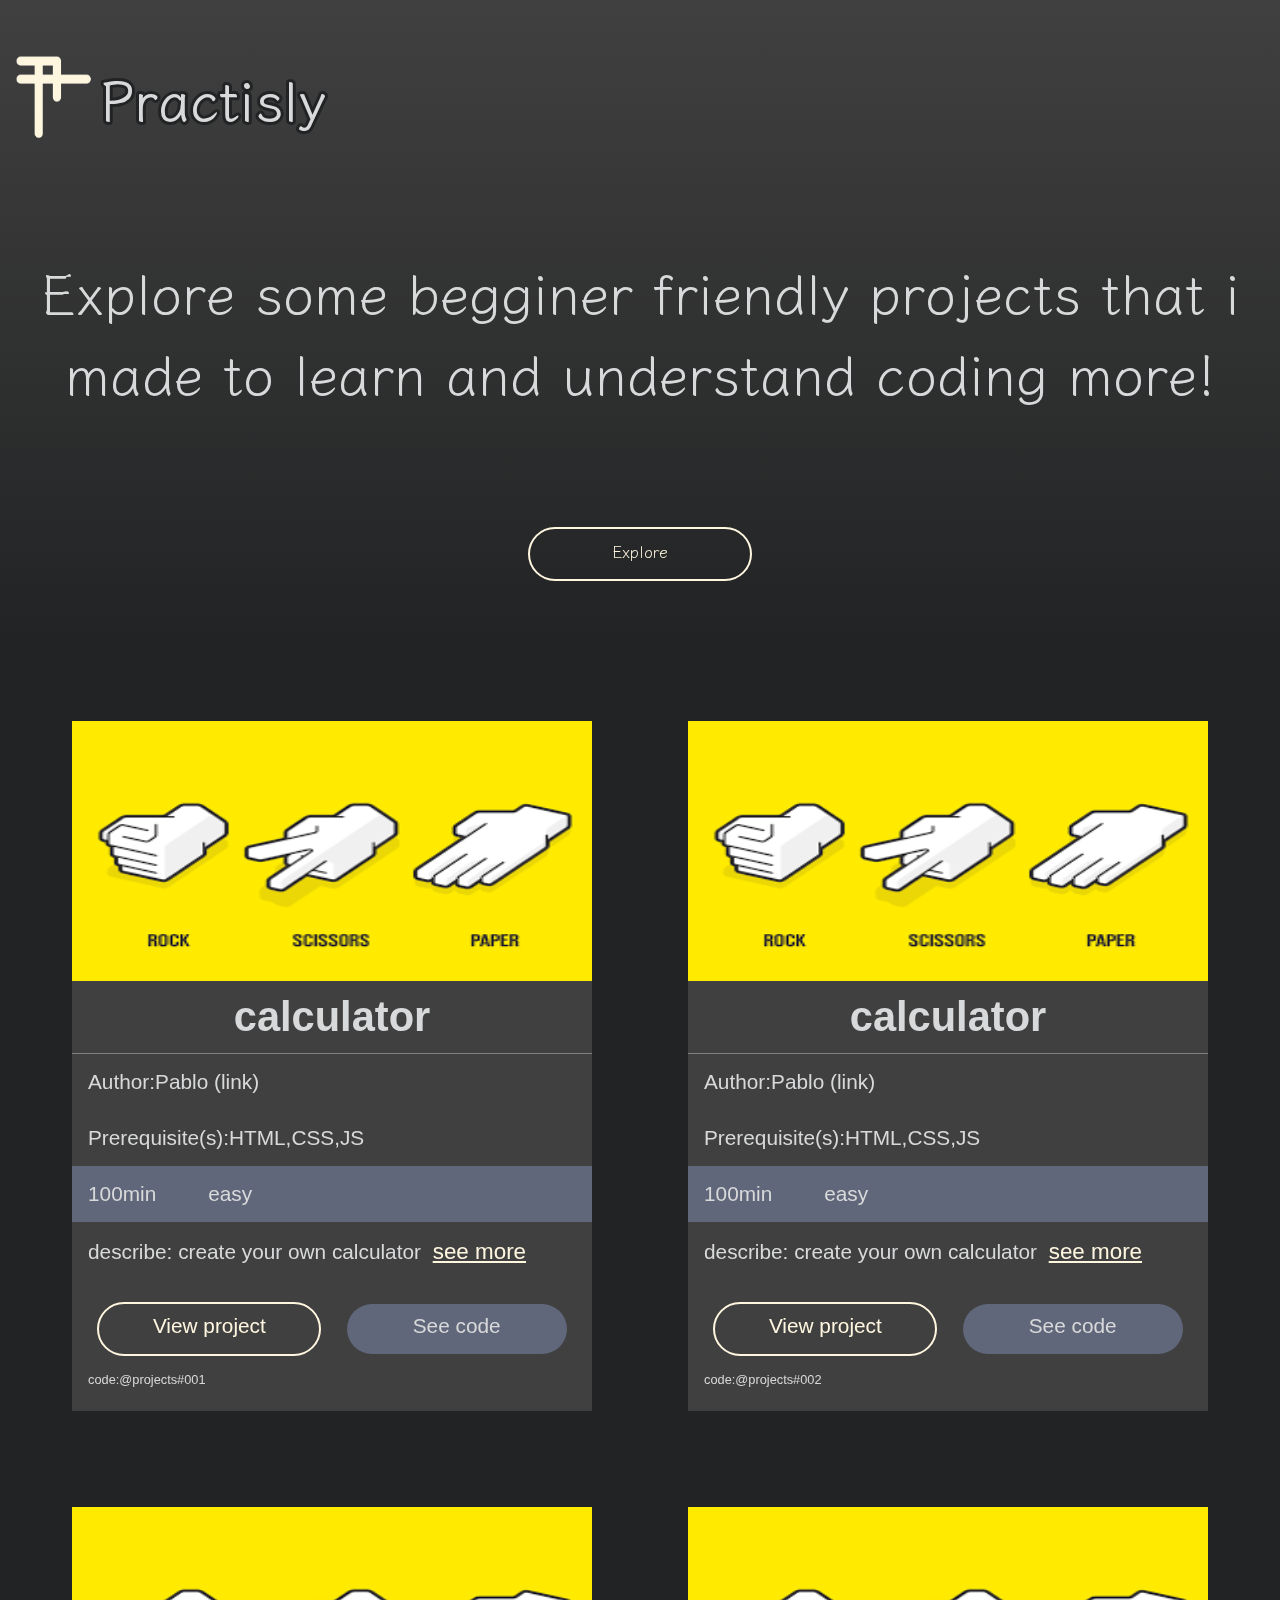
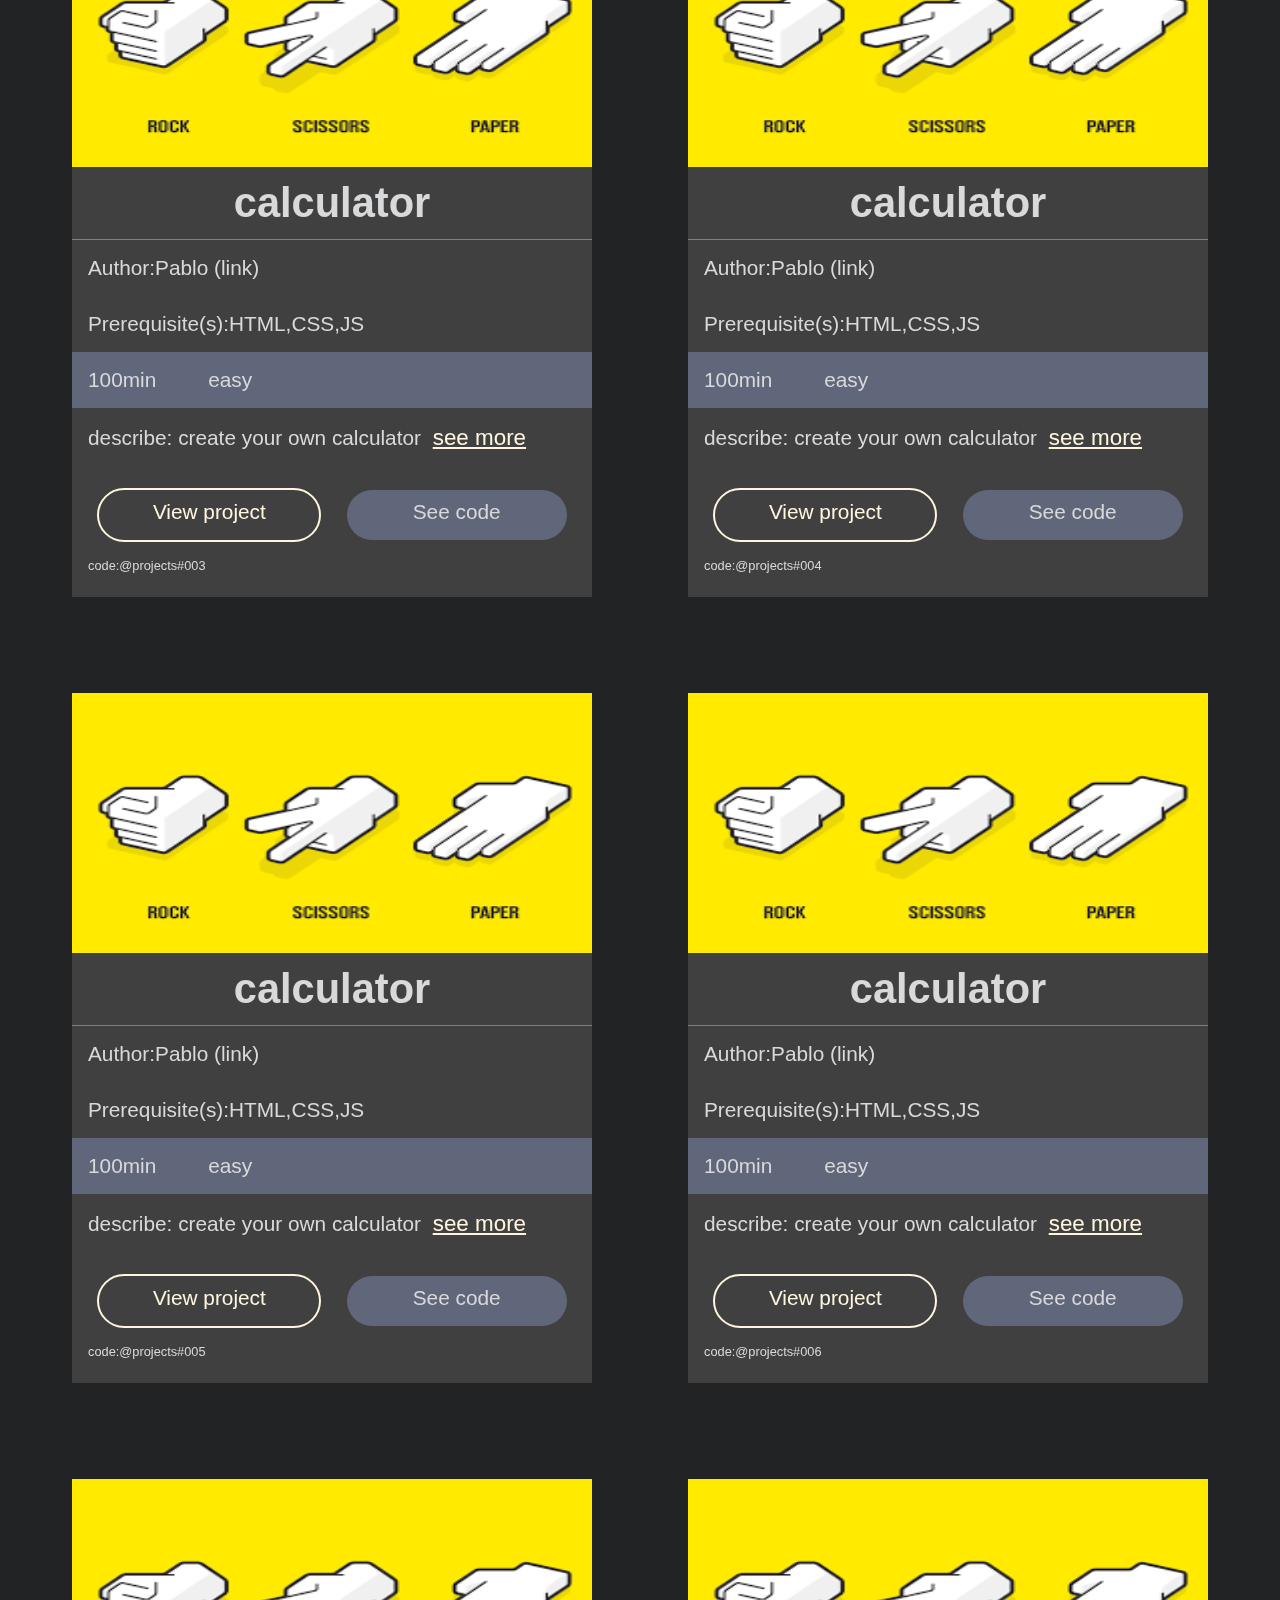
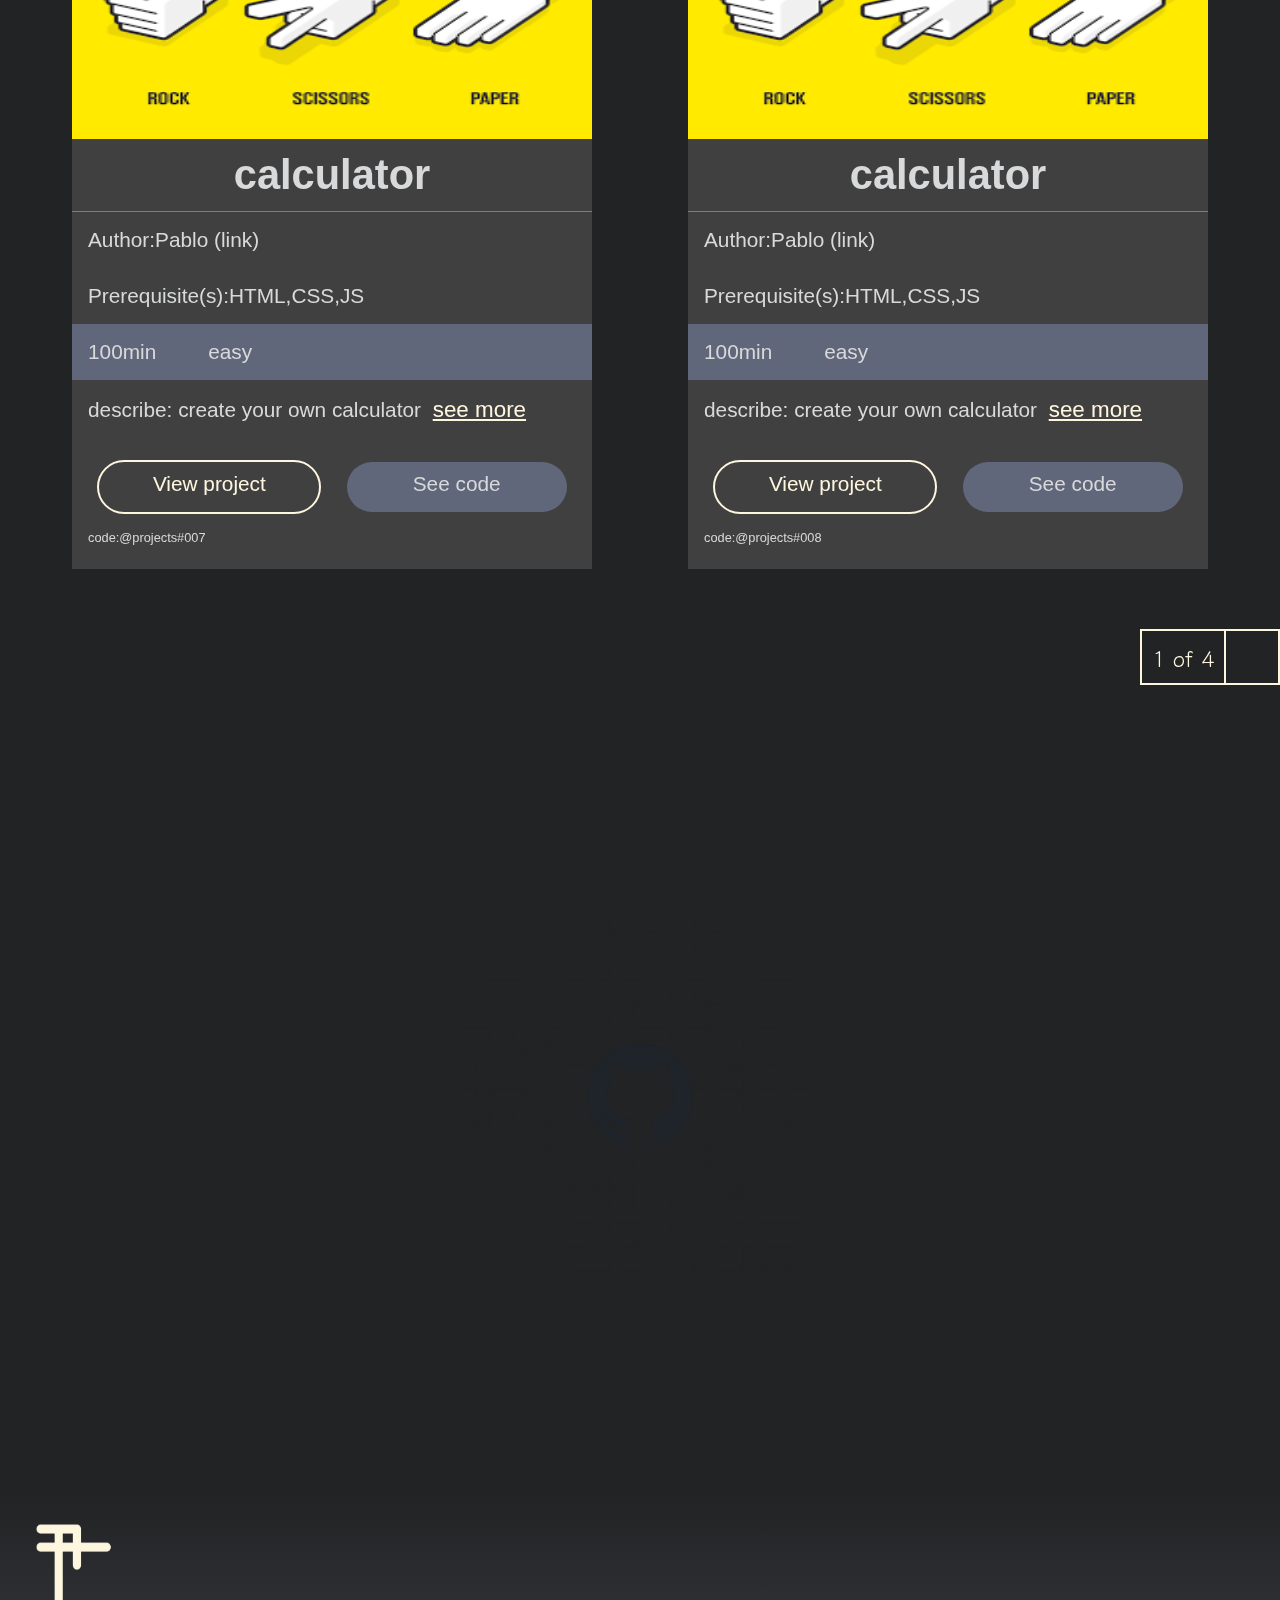
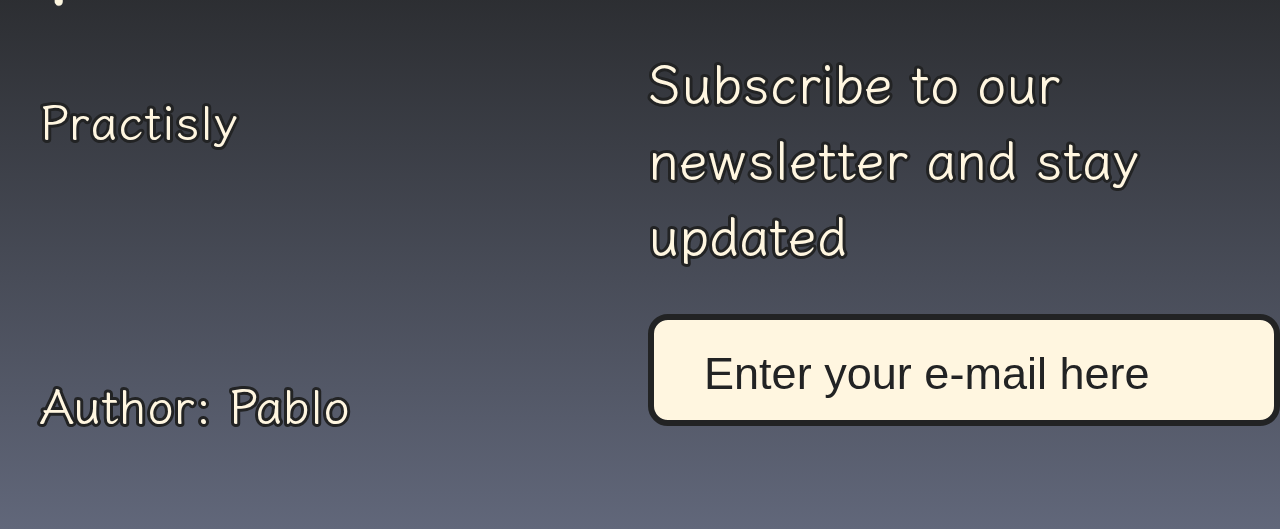
<file: index.html>
<!DOCTYPE html>
<html lang="en">
  <head>
    <meta charset="UTF-8" />
    <meta name="viewport" content="width=device-width, initial-scale=1.0" />
    <title>Practisly</title>
    <link rel="stylesheet" href="style.css" />
    <link
      rel="stylesheet"
      href="https://cdnjs.cloudflare.com/ajax/libs/font-awesome/6.5.2/css/all.min.css"
      integrity="sha512-SnH5WK+bZxgPHs44uWIX+LLJAJ9/2PkPKZ5QiAj6Ta86w+fsb2TkcmfRyVX3pBnMFcV7oQPJkl9QevSCWr3W6A=="
      crossorigin="anonymous"
      referrerpolicy="no-referrer"
    />
    <link rel="preconnect" href="https://fonts.googleapis.com">
    <link rel="preconnect" href="https://fonts.gstatic.com" crossorigin>
    <link href="https://fonts.googleapis.com/css2?family=Klee+One&display=swap" rel="stylesheet">
  </head>
  <body>
    <header>
      <div class="logo">
        <img src="obraz-removebg-preview.png" alt="logo" />
        <p>Practisly</p>
      </div>
      <p>
        Explore some begginer friendly projects that i made to learn and
        understand coding more!
      </p>
      <div class="banner">
       
        <a href="" class="outlined-style"
          >Explore <i class="fa-solid fa-paper-plane"></i
        ></a>
    </div>

    </header>
    <div class="wrpper">
    <div class="bar-settings"><i class="fa-solid fa-gear"></i></div>
    <div class="main">
      <!-- 1_block -->
      <div class="block container7">
        <img src="rps.jpg" alt="project1" />
        <h2>calculator</h2>
        <p>Author:Pablo (link)</p>
        <p>Prerequisite(s):HTML,CSS,JS</p>
        <div class="level">
          <p><i class="fa-regular fa-clock"></i> 100min</p>
        <p><i class="fa-solid fa-chart-simple"></i> easy</p>
        </div>
        <p>describe: create your own calculator <button>see more</button></p>

        <div class="blocks-buttons">
          <a href="" class="outlined-style">View project</a>
          <a href="" class="normal-style">See code</a>
        </div>
        <p id="code">code:@projects#001</p>
      </div>
      <!-- 2_block -->
      <div class="block container7">
        <img src="rps.jpg" alt="project1" />
        <h2>calculator</h2>
        <p>Author:Pablo (link)</p>
        <p>Prerequisite(s):HTML,CSS,JS</p>
        <div class="level">
          <p><i class="fa-regular fa-clock"></i> 100min</p>
        <p><i class="fa-solid fa-chart-simple"></i> easy</p>
        </div>
        <p>describe: create your own calculator <button>see more</button></p>

        <div class="blocks-buttons">
          <a href="" class="outlined-style">View project</a>
          <a href="" class="normal-style">See code</a>
        </div>
        <p id="code">code:@projects#002</p>
      </div>
      <!-- 3_block -->
      <div class="block container7">
        <img src="rps.jpg" alt="project1" />
        <h2>calculator</h2>
        <p>Author:Pablo (link)</p>
        <p>Prerequisite(s):HTML,CSS,JS</p>
        <div class="level">
          <p><i class="fa-regular fa-clock"></i> 100min</p>
        <p><i class="fa-solid fa-chart-simple"></i> easy</p>
        </div>
        <p>describe: create your own calculator <button>see more</button></p>

        <div class="blocks-buttons">
          <a href="" class="outlined-style">View project</a>
          <a href="" class="normal-style">See code</a>
        </div>

        <p id="code">code:@projects#003</p>
      </div>
      <!-- 4_block -->
      <div class="block container7">
        <img src="rps.jpg" alt="project1" />
        <h2>calculator</h2>
        <p>Author:Pablo (link)</p>
        <p>Prerequisite(s):HTML,CSS,JS</p>
        <div class="level">
          <p><i class="fa-regular fa-clock"></i> 100min</p>
        <p><i class="fa-solid fa-chart-simple"></i> easy</p>
        </div>
        <p>describe: create your own calculator <button>see more</button></p>

        <div class="blocks-buttons">
          <a href="" class="outlined-style">View project</a>
          <a href="" class="normal-style">See code</a>
        </div>
        <p id="code">code:@projects#004</p>
      </div>
      <!-- 5_block -->
      <div class="block container7">
        <img src="rps.jpg" alt="project1" />
        <h2>calculator</h2>
        <p>Author:Pablo (link)</p>
        <p>Prerequisite(s):HTML,CSS,JS</p>
        <div class="level">
          <p><i class="fa-regular fa-clock"></i> 100min</p>
        <p><i class="fa-solid fa-chart-simple"></i> easy</p>
        </div>
        <p>describe: create your own calculator <button>see more</button></p>

        <div class="blocks-buttons">
          <a href="" class="outlined-style">View project</a>
          <a href="" class="normal-style">See code</a>
        </div>
        <p id="code">code:@projects#005</p>
      </div>
      <!-- 6_block -->
      <div class="block container7">
        <img src="rps.jpg" alt="project1" />
        <h2>calculator</h2>
        <p>Author:Pablo (link)</p>
        <p>Prerequisite(s):HTML,CSS,JS</p>
        <div class="level">
          <p><i class="fa-regular fa-clock"></i> 100min</p>
        <p><i class="fa-solid fa-chart-simple"></i> easy</p>
        </div>
        <p>describe: create your own calculator <button>see more</button></p>

        <div class="blocks-buttons">
          <a href="" class="outlined-style">View project</a>
          <a href="" class="normal-style">See code</a>
        </div>
        <p id="code">code:@projects#006</p>
      </div>
      <!-- 7_block -->
      <div class="block container7">
        <img src="rps.jpg" alt="project1" />
        <h2>calculator</h2>
        <p>Author:Pablo (link)</p>
        <p>Prerequisite(s):HTML,CSS,JS</p>
        <div class="level">
          <p><i class="fa-regular fa-clock"></i> 100min</p>
        <p><i class="fa-solid fa-chart-simple"></i> easy</p>
        </div>
        <p>describe: create your own calculator <button>see more</button></p>

        <div class="blocks-buttons">
          <a href="" class="outlined-style">View project</a>
          <a href="" class="normal-style">See code</a>
        </div>
        <p id="code">code:@projects#007</p>
      </div>
      <!-- 8_block -->
      <div class="block container7">
        <img src="rps.jpg" alt="project1" />
        <h2>calculator</h2>
        <p>Author:Pablo (link)</p>
        <p>Prerequisite(s):HTML,CSS,JS</p>
        <div class="level">
          <p><i class="fa-regular fa-clock"></i> 100min</p>
        <p><i class="fa-solid fa-chart-simple"></i> easy</p>
        </div>
        <p>describe: create your own calculator <button>see more</button></p>

        <div class="blocks-buttons">
          <a href="" class="outlined-style">View project</a>
          <a href="" class="normal-style">See code</a>
        </div>
        <p id="code">code:@projects#008</p>
      </div>
    </div>
    <div class="pagination">
      <span class="left">1 of 4</span><span class="right"><i class="fa-solid fa-chevron-left"></i><i class="fa-solid fa-chevron-right"></i></span>
    </div>
    <div class="qr-code">
      <div class="qr-cursor">

      </div>
      <img src="Untitled(1).png" class="imgqr" alt="qrCode" />

    </div>
  </div>
    <footer>
      <div class="footer-left">
        <img src="obraz-removebg-preview.png" alt="logo" />
        <p>Practisly</p>
        <br />
        <i class="fa-brands fa-tiktok"></i>
        <i class="fa-brands fa-spotify"></i>
        <i class="fa-brands fa-x-twitter"></i>
        <i class="fa-brands fa-github"></i>
        <p class="author"><i class="fa-regular fa-copyright"></i> Author: Pablo</p>
      </div>
      <div class="footer-right">
        <h2>Subscribe to our newsletter and stay updated</h2>
        <input type="text" placeholder="Enter your e-mail here" />
      </div>
    </footer>
    <script src="https://cdnjs.cloudflare.com/ajax/libs/gsap/3.12.5/gsap.min.js" integrity="sha512-7eHRwcbYkK4d9g/6tD/mhkf++eoTHwpNM9woBxtPUBWm67zeAfFC+HrdoE2GanKeocly/VxeLvIqwvCdk7qScg==" crossorigin="anonymous" referrerpolicy="no-referrer"></script>
  <script src="main.js"></script>
  </body>
</html>
</file>
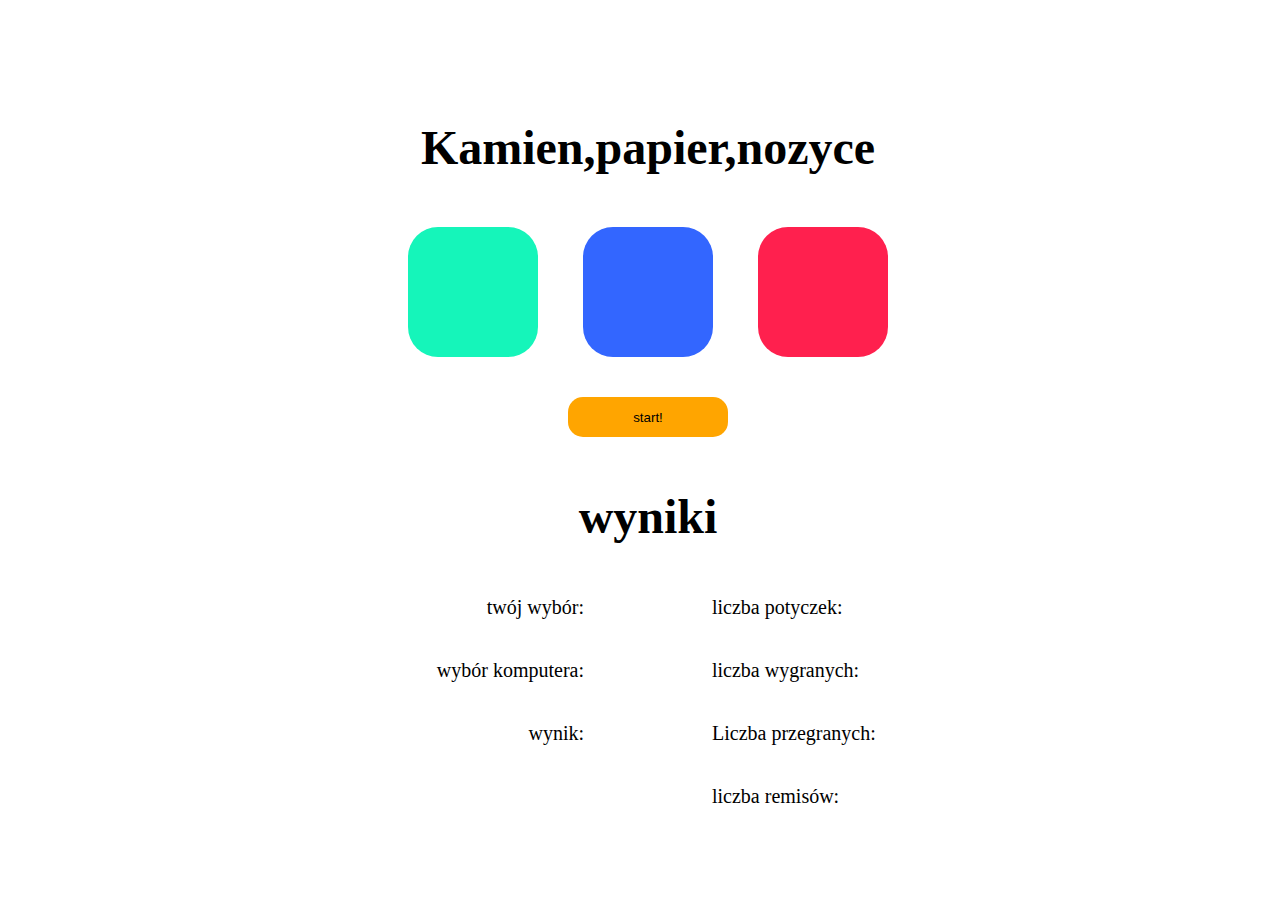
<file: papier kamien nozyce/index.html>
<!DOCTYPE html>
<html lang="en">
<head>
	<meta charset="UTF-8">
	<meta name="viewport" content="width=device-width, initial-scale=1.0">
	<title>papier-kamien-nozyce</title>
	<link rel="stylesheet" href="https://cdnjs.cloudflare.com/ajax/libs/font-awesome/6.5.2/css/all.min.css" integrity="sha512-SnH5WK+bZxgPHs44uWIX+LLJAJ9/2PkPKZ5QiAj6Ta86w+fsb2TkcmfRyVX3pBnMFcV7oQPJkl9QevSCWr3W6A==" crossorigin="anonymous" referrerpolicy="no-referrer" />
	<link rel="stylesheet" href="style.css">
</head>
<body>
<div class="wrapper">
	<h1>Kamien,papier,nozyce</h1>
	<div class="buttons">
		<button id="kamien" value="kamien"><i class="fa-regular fa-hand-back-fist"></i></button>
		<button id="papier"><i class="fa-regular fa-hand"></i></button>
		<button id="nozyce"><i class="fa-regular fa-hand-scissors"></i></button>
	</div>
	<button class="start">start!</button>
	<div class="container">
		<h1>wyniki</h1>
		<div class="right">
			<p class="twojWybor">twój wybór:</p>
			<p class="wyborKomputera">wybór komputera:</p>
			<p class="Wynik">wynik:</p>
		</div>
		<div class="left">
			<p class="potyczki">liczba potyczek: </p>
			<p class="wygrane">liczba wygranych: </p>
			<p class="przegrane">Liczba przegranych: </p>
			<p class="remis">liczba remisów: </p>
		</div>
	</div>
</div>
	<div class="wynikk">
		<p class="score"></p>
		<p>Zagraj ponownie!</p>
		<br>
		<button class="playA"><i class="fa-solid fa-rotate-right"></i></button>
	</div>
	<script src="main.js"></script>
</body>
</html>
</file>
<file: style.css>
:root {
  font-size: 16px;
}

body {
  padding: 0;
  margin: 0;
  box-sizing: border-box;
  font-family: "Klee One", Helvetica;
  font-weight: 400;
  font-style: normal;
  background-color: #222324;
}

.outlined-style {
  text-decoration: none;
  color: #fff6e0;
  border: 2px solid #fff6e0;
  border-radius: 50em;
  padding: 10px;
  text-align: center;
  position: relative;
  overflow: hidden;
  z-index: 100;
}
.outlined-style:hover {
  transition: 0.5s;
  border-color: #61677a;
}

.outlined-style::before {
  content: "";
  position: absolute;
  top: 0;
  left: -100%;
  width: 100%;
  height: 100%;
  background-color: #fff6e0;
  transition: 0.6s;
  z-index: -1;
}

.outlined-style:hover::before {
  left: 0;
  background-color: #61677a;
}

.normal-style {
  text-decoration: none;
  background-color: #61677a;
  color: #61677a;
  border-radius: 50em;
  padding: 10px;
  text-align: center;
  color: #d8d9da;
}

.normal-style:hover {
  background-color: #fff6e0;
  color: #222324;
  transition: all 0.9s;
}

header {
  background: linear-gradient(#404040 0%, #222324 100%);
}
header .logo {
  display: flex;
  font-size: 2.2rem;
  align-items: center;
  color: #fff6e0;
  -webkit-text-stroke: 6px #222324;
  paint-order: stroke fill;
  font-weight: 800;
}
header img {
  width: 100px;
  height: 100px;
}
header p {
  text-align: center;
  font-size: 3.5rem;
  color: #d8d9da;
}
header .banner {
  display: flex;
  justify-content: center;
  flex-wrap: wrap;
  padding: 60px;
}
header .banner a {
  width: 200px;
  height: 30px;
}

.bar-settings {
  background-color: #222324;
  padding: 40px;
}
.bar-settings i {
  color: #fff6e0;
  font-size: 3rem;
}

.wrpper {
  max-width: 1440px;
  margin: 0 auto;
}

.main {
  background-color: #222324;
  display: flex;
  flex-wrap: wrap;
  justify-content: center;
  align-items: center;
  gap: 6em;
  font-family: helvetica, sans-serif !important;
}
.main .block {
  display: flex;
  flex-direction: column;
  flex-wrap: wrap;
  background-color: #404040;
  width: 25em;
  height: 690px;
  color: #d8d9da;
  font-size: 1.3rem;
}
.main .block #code {
  font-size: 0.8rem;
}
.main .block p {
  margin: 0;
  padding: 16px;
}
.main .block p button {
  background-color: #404040;
  color: #fff6e0;
  border: none;
  text-decoration: underline;
  font-size: 1.4rem;
}
.main .block h2 {
  margin: 0;
  padding: 12px;
  text-align: center;
  font-size: 2.6rem !important;
  border-bottom: 1px solid rgba(216, 217, 218, 0.4078431373);
}
.main .block img {
  background-position: center;
  background-repeat: no-repeat;
  width: 100%;
  aspect-ratio: 20/10;
}
.main .block .level {
  background-color: #61677a;
  display: flex;
}
.main .block .level p {
  margin-right: 20px;
}
.main .block .blocks-buttons {
  display: flex;
  justify-content: space-evenly;
  align-items: center;
  padding-top: 20px;
}
.main .block .blocks-buttons a {
  width: 200px;
  height: 30px;
}

.pagination {
  display: flex;
  justify-content: flex-end;
  margin: 0auto;
  max-width: 1328px;
  margin-top: 60px;
  color: #fff6e0;
  font-size: 1.4rem;
  padding-bottom: 10px;
}
.pagination .left {
  border: 2px solid #fff6e0;
  padding: 10px;
}
.pagination .right {
  border-right: 2px solid #fff6e0;
  border-top: 2px solid #fff6e0;
  border-bottom: 2px solid #fff6e0;
  padding: 10px;
}
.pagination .right i {
  padding: 8px;
}

.qr-code {
  display: flex;
  justify-content: center;
  align-items: center;
  padding: 200px;
  z-index: -1;
  overflow: hidden;
}
.qr-code img {
  z-index: 9999;
  width: 400px;
  height: 400px;
}

footer {
  display: flex;
  justify-content: center;
  align-items: center;
  background: linear-gradient(#222324 0%, #61677a 100%);
}
footer .footer-left {
  display: flex;
  flex-wrap: wrap;
  width: 50%;
  font-size: 3rem;
  align-items: center;
  color: #fff6e0;
  -webkit-text-stroke: 6px #222324;
  paint-order: stroke fill;
  font-weight: 800;
  padding: 20px;
  max-width: 1440px;
}
footer .footer-left p {
  width: 80%;
  padding: 20px;
}
footer .footer-left i {
  font-size: 5rem;
  padding: 30px;
}
footer .footer-right {
  width: 50%;
  max-width: 1440px;
  font-size: 2.2rem;
}
footer .footer-right h2 {
  color: #fff6e0;
  -webkit-text-stroke: 6px #222324;
  paint-order: stroke fill;
}
footer .footer-right input {
  width: 600px;
  height: 80px;
  border-radius: 20px;
  background-color: #fff6e0;
  border: 6px solid #222324;
  font-size: 1.6em;
  caret-color: #222324;
  padding: 10px;
}
footer .footer-right input::-moz-placeholder {
  padding: 40px;
  font-size: 0.8em;
  color: #222324;
}
footer .footer-right input::placeholder {
  padding: 40px;
  font-size: 0.8em;
  color: #222324;
}
footer .footer-right input:focus-visible {
  outline: none;
}
footer img {
  width: 100px;
  height: 100px;
}
footer .author {
  width: 100%;
}
footer .author i {
  font-size: 4rem;
  padding: 0;
}

.qr-cursor {
  position: fixed;
  top: 50%;
  background-color: #d8d9da;
  border-radius: 50%;
  pointer-events: none;
  transition: transform 0.2s;
  width: 500px;
  height: 500px;
  z-index: -1;
  opacity: 0;
}/*# sourceMappingURL=style.css.map */
</file>
<file: papier kamien nozyce/style.css>
body {
  display: flex;
  flex-direction: column;
  justify-content: center;
  align-items: center;
  height: 100vh;
  font-size: 20px;
  text-align: center;
  gap: 20px;
  width: 100vw;
  overflow: hidden;
}

.kamien-on {
  transform: scale(1.1);
  box-shadow: 0 0 10px #15F5BA;
  transition: 0.4s;
}

.papier-on {
  transform: scale(1.1);
  box-shadow: 0 0 10px #3366ff;
  transition: 0.4s;
}

.nozyce-on {
  transform: scale(1.1);
  box-shadow: 0 0 10px #FF204E;
  transition: 0.4s;
}

.off {
  filter: grayscale(1);
  background-color: rgba(55, 55, 55, 0.5137254902) !important;
  box-shadow: none;
  transform: scale(0.9);
  transition: 0.3s;
}

.normal {
  filter: none;
  box-shadow: none;
}

button {
  width: 130px;
  height: 130px;
  border-color: transparent;
  border-radius: 30px;
  margin: 20px;
}
button i {
  font-size: 60px;
  color: white;
}

h1 {
  font-size: 3rem;
}

#kamien {
  background-color: #15F5BA;
}

#papier {
  background-color: #3366ff;
}

#nozyce {
  background-color: #FF204E;
}

.start {
  background-color: orange;
  width: 160px;
  height: 40px;
  border-radius: 15px;
  border-color: transparent;
}

.container {
  display: flex;
  flex-wrap: wrap;
  justify-content: space-between;
  justify-content: space-evenly;
  width: 100vw;
}
.container h1 {
  width: 100%;
  text-align: center;
}
.container .right {
  display: flex;
  flex-direction: column;
  align-items: flex-end;
  width: 35%;
  text-align: left;
}
.container .left {
  display: flex;
  flex-direction: column;
  align-items: flex-start;
  width: 35%;
  text-align: left;
}

.wynikk {
  display: flex;
  justify-content: center;
  align-items: center;
  flex-direction: column;
  width: 100vw;
  height: 100vh;
  font-size: 40px;
  display: none;
}
.wynikk p {
  font-size: 80px;
  margin: 10px;
  font-weight: 400;
}
.wynikk button {
  background-color: #3366ff;
}/*# sourceMappingURL=style.css.map */
</file>
